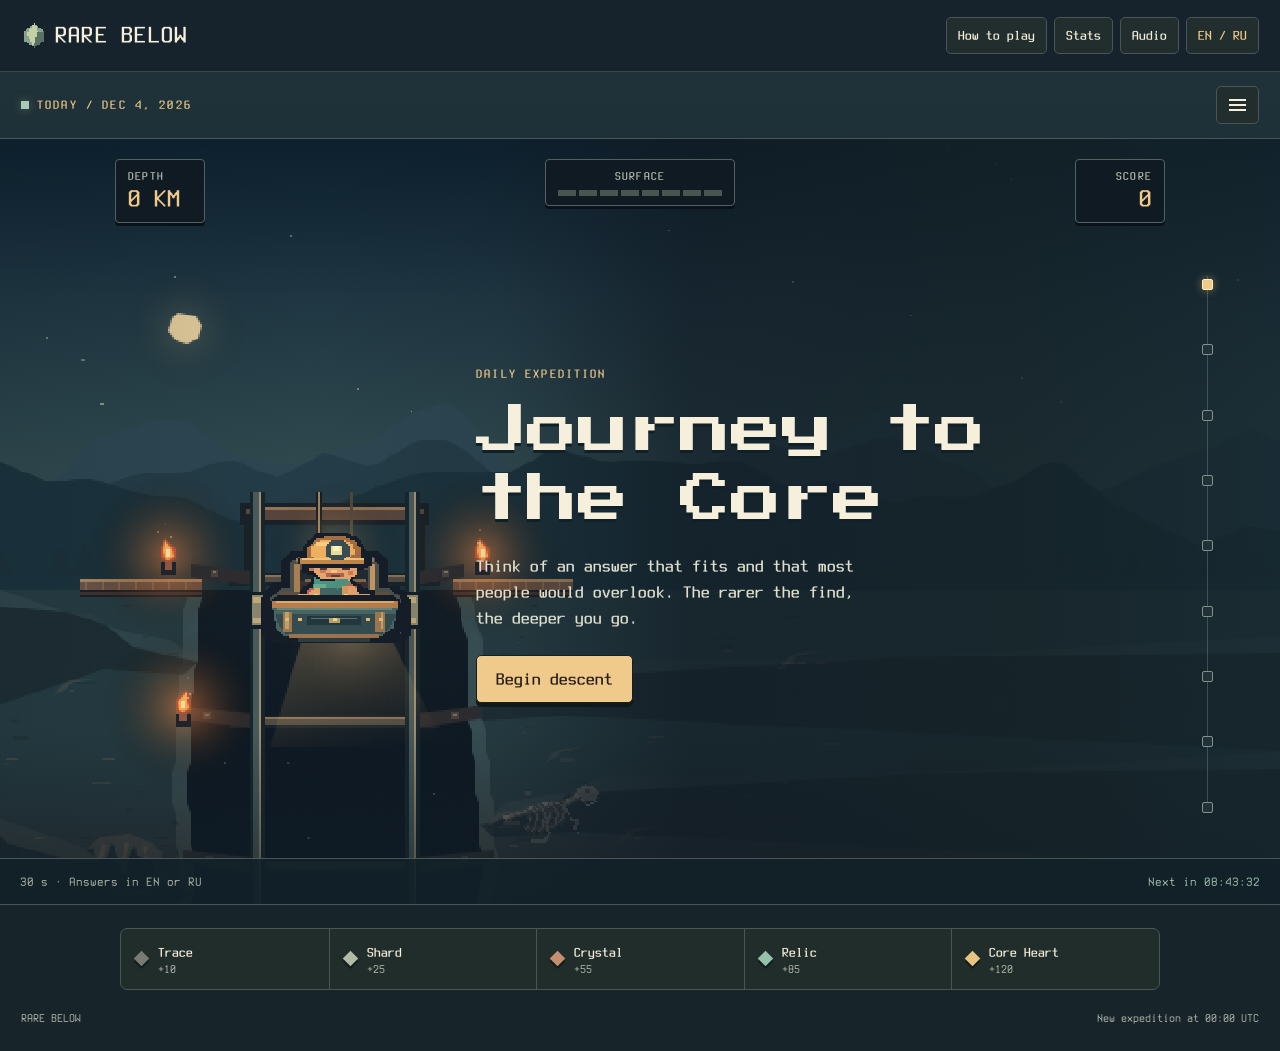
<file: index.html>
<!doctype html>
<html lang="en">
<head>
<meta charset="utf-8">
<meta name="viewport" content="width=device-width, initial-scale=1">
<meta name="theme-color" content="#192323">
<meta name="description" content="A daily open-answer quiz. Find the facts that others overlook. Play in English or Russian.">
<title>Rare Below</title>
<link rel="icon" href="art/mark.png">
<link rel="stylesheet" href="style.css?v=visible-correction">
<script defer src="catalog-data.js"></script>
<script defer src="question-bank.js?v=full-recap"></script>
<script defer src="everyday-questions.js?v=everyday"></script>
<script defer src="theme-questions.js?v=daily-20261124"></script>
<script defer src="pack-questions.js?v=expedition-scores"></script>
<script defer src="answer-expansions.js?v=catalog-20261128"></script>
<script defer src="open-questions.js?v=expedition-scores"></script>
<script defer src="answer-notes.js?v=expedition-scores"></script>
<script defer src="suggestions.js?v=open-answers-1"></script>
<script defer src="live-client.js?v=open-answers-1"></script>
<script defer src="company.js?v=round-chart"></script>
<script defer src="audio.js?v=expedition-scores"></script>
<script defer src="friends.js?v=round-chart"></script>
<script defer src="mine-scene.js?v=round-reward"></script>
<script defer src="game.js?v=open-answers-1"></script>
</head>
<body>
<header class="top"><div class="shell top-inner">
  <a id="home" class="brand" href="./"><img src="art/mark.png" width="25" height="25" alt=""><span>RARE BELOW</span></a>
  <nav id="nav"><button id="rules" data-text="rules"></button><button id="stats" data-text="stats"></button><button id="sound" data-text="sound" aria-haspopup="dialog"></button><button id="lang" aria-label="Switch language"></button></nav>
</div></header>
<main class="shell">
  <div class="daily-bar">
    <p><span class="live" aria-hidden="true"></span><span id="edition"></span></p>
    <details id="game-menu" class="game-menu">
      <summary id="game-menu-label"><span class="menu-lines" aria-hidden="true"></span><span class="sr-only" data-text="menu"></span><span id="menu-unread" hidden></span></summary>
      <div class="mode-buttons">
        <button id="packs" data-text="pack" aria-haspopup="dialog"></button>
        <button id="company" data-text="company" aria-haspopup="dialog"></button>
        <button id="endless" data-text="endless" aria-haspopup="dialog"></button>
        <button id="duel" data-text="duel" aria-haspopup="dialog"></button>
        <button id="friends" aria-haspopup="dialog"><span data-text="friends"></span><span id="friend-unread" hidden></span></button>
        <button id="archive" data-text="archive" aria-haspopup="dialog"></button>
      </div>
    </details>
  </div>
  <section class="machine" id="machine">
    <div class="world" aria-hidden="true">
      <canvas id="mine-scene"></canvas>
      <div class="world-shade"></div>
    </div>
    <div class="mission-hud">
      <div class="readout"><span data-text="depth"></span><strong id="depth" aria-live="polite"></strong></div>
      <div class="readout hud-progress"><span id="hud-step"></span><div class="progress" id="progress" aria-hidden="true"></div></div>
      <div class="readout hud-score"><span data-text="scoreLabel"></span><strong id="hud-score"></strong><div class="hud-duel-score" id="hud-duel-score" hidden><span data-text="friendSeat"></span> <b id="hud-rival"></b></div></div>
    </div>
    <div class="depth-map" id="depth-map"></div>
    <div id="stage"></div>
    <div class="machine-footer"><span id="footer-mode"></span><span id="countdown"></span></div>
  </section>
  <section class="levels" id="levels"></section>
</main>
<footer class="bottom shell"><span>RARE BELOW</span><span data-text="reset"></span></footer>
<dialog id="modal" aria-labelledby="modal-title"><div class="dialog-head"><h2 id="modal-title"></h2><form method="dialog"><button id="close" aria-label="Close dialog">×</button></form></div><div id="modal-content"></div></dialog>
<dialog id="duel-modal" aria-labelledby="duel-title">
  <div class="dialog-head"><h2 id="duel-title" data-text="live"></h2><button id="duel-close" type="button" aria-label="Close dialog">×</button></div>
  <div id="duel-body"></div>
</dialog>
<template id="intro">
  <div class="intro">
    <div class="intro-content">
      <p class="label" data-text="daily"></p>
      <h1 id="topic" data-text="hero"></h1>
      <p id="pitch" data-text="pitch"></p>
      <p id="challenge" class="challenge" data-text="challenge" hidden></p>
      <div class="actions"><button id="start" class="primary"></button><button id="invite" class="quiet" data-text="invite" hidden></button></div><p id="lobby-status" role="status"></p>
    </div>
  </div>
</template>
<template id="question">
  <section class="round">
    <p class="category label" id="category"></p>
    <h1 id="prompt"></h1>
    <div class="answer-slot">
      <form id="answer-form">
        <label class="sr-only" for="answer" data-text="answerLabel"></label>
        <input id="answer" maxlength="100" autocomplete="off" required>
        <button class="primary" data-text="submit"></button>
        <div class="answer-timer" id="answer-timer" role="timer">
          <span class="timer-track" aria-hidden="true"></span>
          <span class="timer-readout"><span class="sr-only" data-text="remaining"></span><span id="timer"></span><span class="timer-unit" data-text="secondUnit" aria-hidden="true"></span></span>
        </div>
      </form>
      <p id="verdict" role="status" hidden></p>
    </div>
    <div class="answer-suggestions" id="suggestions" role="group" hidden></div>
    <div class="actions question-actions"><button class="quiet" id="skip" data-text="skip"></button><button class="quiet" id="finish-endless" data-text="stopRun" hidden></button><span id="check-status" role="status"></span><a class="direct-duel" id="match-direct" data-text="directDuel" target="_blank" rel="noopener noreferrer" hidden></a></div>
    <div id="feedback" hidden><p id="answer-note" class="answer-note" hidden></p><p id="rival-verdict" class="rival-answer" hidden></p><p id="sample"></p><p class="arrival" id="arrival"></p><div id="company-board" hidden></div><button class="primary" id="next"></button></div>
  </section>
</template>
<template id="results">
  <section class="round results">
    <p class="label" id="finished-topic"></p>
    <h1 data-text="finished"></h1>
    <p class="score" id="total"></p>
    <p id="badge" class="challenge"></p>
    <p id="comparison" role="status" hidden></p><button class="quiet" id="refresh-duel" data-text="refresh" hidden></button>
    <div id="company-results" hidden></div>
    <section id="score-chart" aria-labelledby="score-chart-title" hidden>
      <div class="score-chart-heading"><h2 id="score-chart-title" data-text="scoreChart"></h2><strong id="score-self"></strong></div>
      <p id="score-peers" role="status"></p>
      <div id="score-plot" hidden>
        <div class="score-plot-graph"><div id="score-bars"></div><div id="score-marker" aria-hidden="true"></div></div>
        <div id="score-axis" aria-hidden="true"></div>
        <p id="score-band" aria-live="polite"></p>
      </div>
    </section>
    <section id="round-review" aria-labelledby="recap-title" hidden><h2 id="recap-title" data-text="recapTitle"></h2><ol id="recap"></ol></section>
    <div class="actions"><button class="primary" id="share" data-text="share"></button><button class="quiet" id="today" data-text="todayButton"></button></div>
    <p id="share-status" role="status"></p>
    <p id="answer-source" class="answer-source" role="status"></p>
  </section>
</template>
<template id="duel-menu">
  <div class="duel-menu">
    <button class="primary" id="duel-create" data-text="createRoom"></button>
    <form class="join-form" id="duel-join">
      <label for="room-code-input" data-text="roomCode"></label>
      <div class="join-controls">
        <input id="room-code-input" autocomplete="off" autocapitalize="characters" spellcheck="false" maxlength="19" required>
        <button class="quiet" data-text="joinCode"></button>
      </div>
    </form>
    <a class="direct-duel" id="duel-direct" data-text="directDuel" target="_blank" rel="noopener noreferrer" hidden></a>
    <p id="duel-menu-notice" role="status"></p>
  </div>
</template>
<template id="live-lobby">
  <section class="live-lobby">
    <p id="live-status" class="challenge" role="status"></p>
    <div class="live-seats" id="live-seats">
      <div><span data-text="yourSeat"></span><strong id="own-ready"></strong></div>
      <div><span data-text="friendSeat"></span><strong id="friend-ready"></strong></div>
    </div>
    <label class="sr-only" for="live-url" data-text="invite"></label>
    <div class="live-url">
      <input id="live-url" readonly inputmode="none">
      <button class="quiet" id="live-copy" data-text="invite"></button>
    </div>
    <p id="live-room-code"><span data-text="roomCode"></span> <code id="current-room-code"></code></p>
    <div class="actions">
      <button class="primary" id="live-ready" data-text="ready"></button>
      <button class="quiet" id="live-retry" data-text="retryLive" hidden></button>
      <button class="quiet" id="live-back" data-text="duelMenu"></button>
      <a class="direct-duel" id="live-direct" data-text="directDuel" target="_blank" rel="noopener noreferrer" hidden></a>
    </div>
    <p id="live-notice" role="status"></p>
  </section>
</template>
<template id="company-menu">
  <div class="company-menu">
    <p data-text="companyIntro"></p>
    <label><span data-text="companyName"></span><input id="company-name" maxlength="24" autocomplete="off"></label>
    <form id="company-create" class="join-form">
      <div class="company-options">
        <label><span data-text="companyTheme"></span><select id="company-pack"></select></label>
        <label><span data-text="companyRoundCount"></span><select id="company-rounds"><option>5</option><option selected>7</option><option>10</option></select></label>
      </div>
      <button class="primary" data-text="createRoom"></button>
    </form>
    <form class="join-form" id="company-join">
      <label for="company-code" data-text="roomCode"></label>
      <div class="join-controls"><input id="company-code" autocomplete="off" autocapitalize="characters" spellcheck="false" maxlength="6" required><button class="quiet" data-text="joinCode"></button></div>
    </form>
    <p id="company-notice" role="status"></p>
  </div>
</template>
<template id="company-lobby">
  <section class="live-lobby">
    <p id="live-status" class="challenge" role="status"></p>
    <p id="company-settings"></p>
    <div id="company-lobby-roster"></div>
    <div class="live-url">
      <input id="live-url" readonly inputmode="none">
      <button class="quiet" id="live-copy" data-text="invite"></button>
    </div>
    <p id="live-room-code"><span data-text="roomCode"></span> <code id="current-room-code"></code></p>
    <form id="company-rename" class="join-form">
      <label for="company-lobby-name" data-text="companyName"></label>
      <div class="join-controls"><input id="company-lobby-name" maxlength="24" autocomplete="off"><button class="quiet" data-text="companySaveName"></button></div>
    </form>
    <div class="actions">
      <button class="primary" id="company-start" data-text="companyStart" hidden></button>
      <button class="quiet" id="live-retry" data-text="retryLive" hidden></button>
      <button class="quiet" id="company-back" data-text="company"></button>
      <a class="direct-duel" id="live-direct" data-text="directCompany" target="_blank" rel="noopener noreferrer" hidden></a>
    </div>
    <p id="live-notice" role="status"></p>
  </section>
</template>
</body>
</html>
</file>
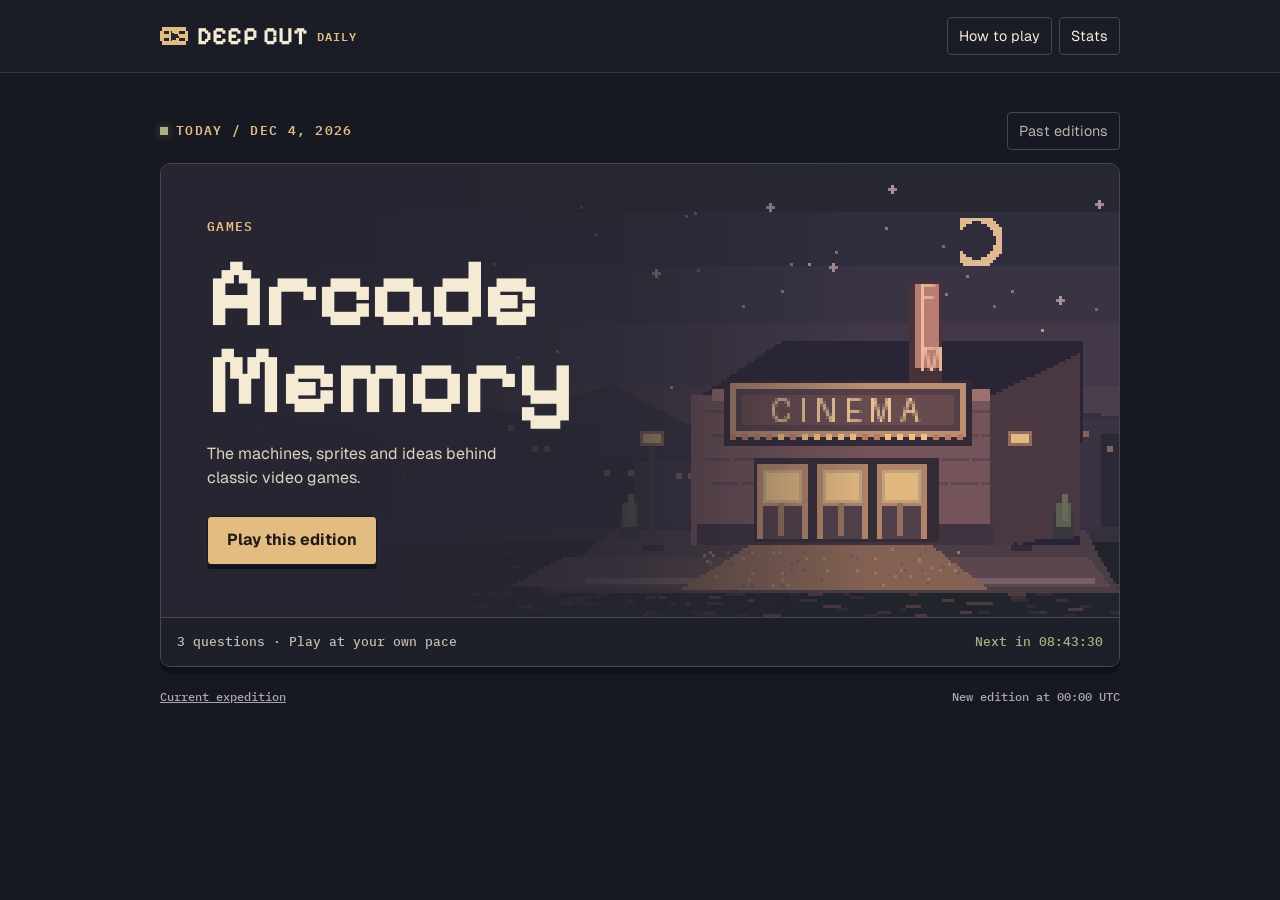
<file: classic/index.html>
<!doctype html>
<html lang="en">
<head>
<meta charset="utf-8">
<meta name="viewport" content="width=device-width, initial-scale=1">
<meta name="theme-color" content="#171922">
<meta name="description" content="One topic. Three answers. A daily pop culture quiz.">
<title>Deep Cut Daily</title>
<link rel="icon" href="art/mark.png">
<link rel="preconnect" href="https://fonts.googleapis.com">
<link rel="preconnect" href="https://fonts.gstatic.com" crossorigin>
<link href="https://fonts.googleapis.com/css2?family=Geist:wght@400;500;600;700&family=IBM+Plex+Mono:wght@400;500;600&family=Pixelify+Sans:wght@500;600;700&display=swap" rel="stylesheet">
<link rel="stylesheet" href="style.css">
<script defer src="episodes.js"></script>
<script defer src="game.js"></script>
</head>
<body>
<header class="top">
  <div class="shell top-inner">
    <a id="home" class="brand" href="./"><img src="art/mark.png" width="28" height="28" alt=""> DEEP CUT<span>DAILY</span></a>
    <nav aria-label="Game menu"><button id="rules">How to play</button><button id="stats">Stats</button></nav>
  </div>
</header>
<main class="shell">
  <div class="daily-bar"><p><span class="live" aria-hidden="true"></span><span id="edition"></span></p><button id="archive">Past editions</button></div>
  <section class="machine" aria-label="Daily quiz"><div id="stage"></div>
    <div class="machine-footer"><span id="footer-mode">3 questions · Play at your own pace</span><span id="countdown"></span></div>
  </section>
</main>
<footer class="bottom shell"><a href="../">Current expedition</a><span>New edition at 00:00 UTC</span></footer>
<dialog id="modal" aria-labelledby="modal-title"><div class="dialog-head"><h2 id="modal-title"></h2><form method="dialog"><button aria-label="Close dialog">×</button></form></div><div id="modal-content"></div></dialog>
<template id="intro">
  <div class="intro">
    <div class="intro-art" aria-hidden="true"></div>
    <div class="intro-content">
      <p class="label" id="category"></p>
      <h1 id="topic"></h1>
      <p id="pitch"></p>
      <p id="challenge" class="challenge" hidden></p>
      <button id="start" class="primary"></button>
    </div>
  </div>
</template>
<template id="question">
  <section class="round">
    <div class="round-meta"><p class="label" id="level"></p><p id="round-score"></p></div>
    <div class="progress" id="progress" aria-hidden="true"><i></i><i></i><i></i></div>
    <h1 id="prompt"></h1>
    <p id="hint-line" role="status" hidden></p>
    <form id="answer-form"><label class="sr-only" for="answer">Your answer</label><input id="answer" maxlength="100" placeholder="Type your answer…" autocomplete="off" required><button class="primary">Submit</button></form>
    <div class="actions" id="question-actions"><button class="quiet" id="hint">Show hint <span>−1 pt</span></button><button class="quiet" id="skip">Skip</button></div>
    <div id="feedback" hidden><p id="verdict" role="status"></p><p id="fact"></p><button class="primary" id="next">Next question</button></div>
  </section>
</template>
<template id="results">
  <section class="round results">
    <p class="label" id="finished-topic"></p>
    <h1>End of the reel.</h1>
    <p class="score" id="total"></p>
    <p id="comparison" hidden></p>
    <ol id="recap"></ol>
    <div class="actions"><button class="primary" id="share">Challenge a friend</button><button class="quiet" id="today">Today’s edition</button></div>
    <p id="share-status" role="status"></p>
  </section>
</template>
</body>
</html>
</file>
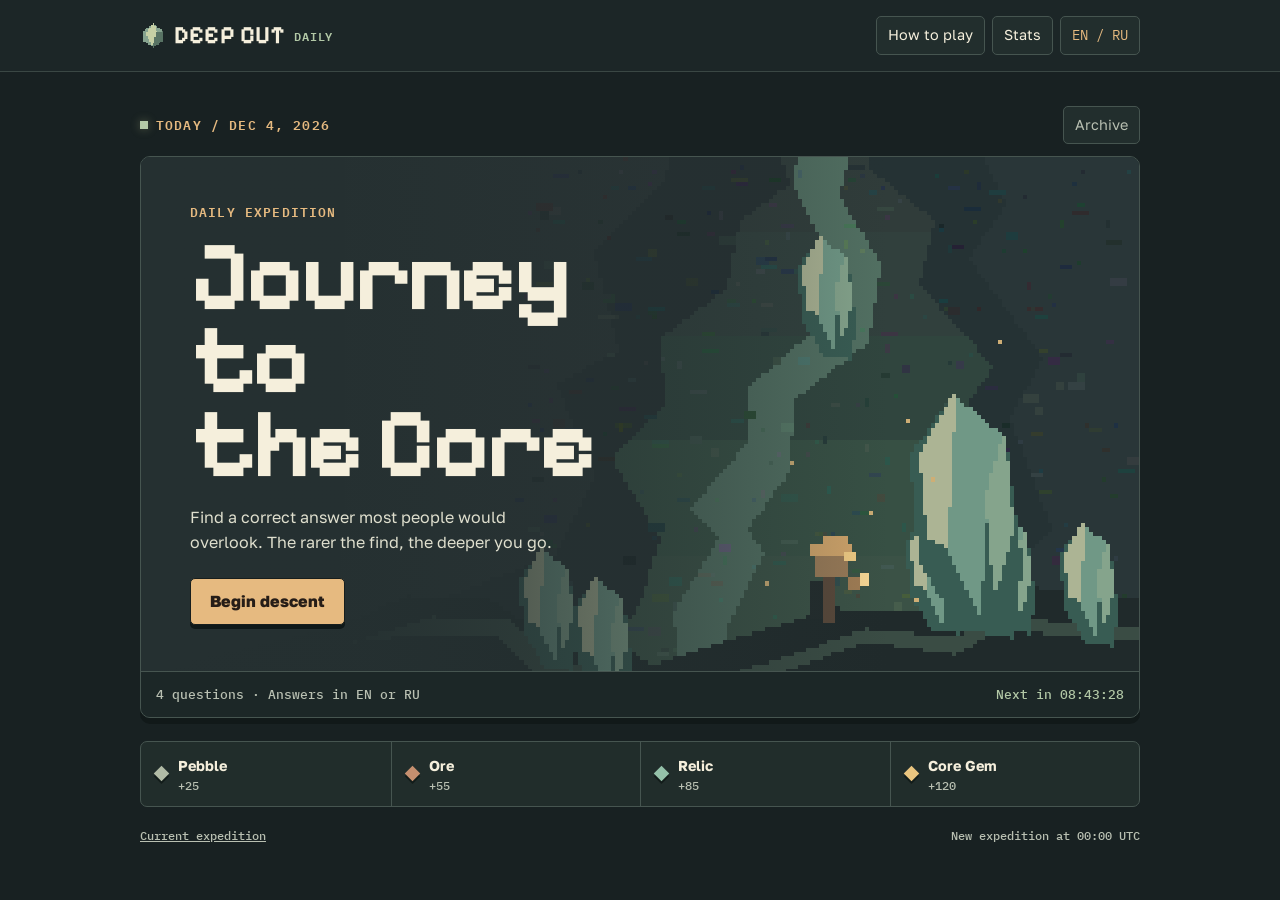
<file: expedition/index.html>
<!doctype html>
<html lang="en">
<head>
<meta charset="utf-8">
<meta name="viewport" content="width=device-width, initial-scale=1">
<meta name="theme-color" content="#192323">
<meta name="description" content="A daily open-answer quiz. Find the facts that others overlook. Play in English or Russian.">
<title>Deep Cut Daily</title>
<link rel="icon" href="art/mark.png">
<link rel="preconnect" href="https://fonts.googleapis.com">
<link rel="preconnect" href="https://fonts.gstatic.com" crossorigin>
<link href="https://fonts.googleapis.com/css2?family=Golos+Text:wght@400;500;600;700;800&family=IBM+Plex+Mono:wght@400;500;600&family=Pixelify+Sans:wght@500;600;700&display=swap" rel="stylesheet">
<link rel="stylesheet" href="style.css">
<script defer src="questions.js"></script>
<script defer src="game.js"></script>
</head>
<body>
<header class="top"><div class="shell top-inner">
  <a id="home" class="brand" href="./"><img src="art/mark.png" width="25" height="25" alt=""><span>DEEP CUT</span><small>DAILY</small></a>
  <nav id="nav"><button id="rules" data-text="rules"></button><button id="stats" data-text="stats"></button><button id="lang" aria-label="Switch language"></button></nav>
</div></header>
<main class="shell">
  <div class="daily-bar"><p><span class="live" aria-hidden="true"></span><span id="edition"></span></p><button id="archive" data-text="archive"></button></div>
  <section class="machine" id="machine"><div id="stage"></div><div class="machine-footer"><span id="footer-mode"></span><span id="countdown"></span></div></section>
  <section class="levels" id="levels"></section>
</main>
<footer class="bottom shell"><a href="../">Current expedition</a><span data-text="reset"></span></footer>
<dialog id="modal" aria-labelledby="modal-title"><div class="dialog-head"><h2 id="modal-title"></h2><form method="dialog"><button id="close" aria-label="Close dialog">×</button></form></div><div id="modal-content"></div></dialog>
<template id="intro">
  <div class="intro">
    <div class="intro-art" aria-hidden="true"></div>
    <div class="intro-content">
      <p class="label" data-text="daily"></p>
      <h1 id="topic" data-text="hero"></h1>
      <p id="pitch" data-text="pitch"></p>
      <p id="challenge" class="challenge" data-text="challenge" hidden></p>
      <button id="start" class="primary"></button>
    </div>
  </div>
</template>
<template id="question">
  <section class="round">
    <div class="round-meta"><p class="label" id="level"></p><p id="round-score"></p></div>
    <div class="progress" id="progress" aria-hidden="true"><i></i><i></i><i></i><i></i></div>
    <p class="category label" id="category"></p>
    <h1 id="prompt"></h1>
    <form id="answer-form"><label class="sr-only" for="answer" data-text="answerLabel"></label><input id="answer" maxlength="100" autocomplete="off" required><button class="primary" data-text="submit"></button></form>
    <button class="quiet" id="skip" data-text="skip"></button>
    <div id="feedback" hidden><p id="verdict" role="status"></p><p id="sample"></p><button class="primary" id="next"></button></div>
  </section>
</template>
<template id="results">
  <section class="round results">
    <p class="label" id="finished-topic"></p>
    <h1 data-text="finished"></h1>
    <p class="score" id="total"></p>
    <p id="badge" class="challenge"></p>
    <p id="comparison" hidden></p>
    <ol id="recap"></ol>
    <div class="actions"><button class="primary" id="share" data-text="share"></button><button class="quiet" id="today" data-text="todayButton"></button></div>
    <p id="share-status" role="status"></p>
  </section>
</template>
</body>
</html>
</file>
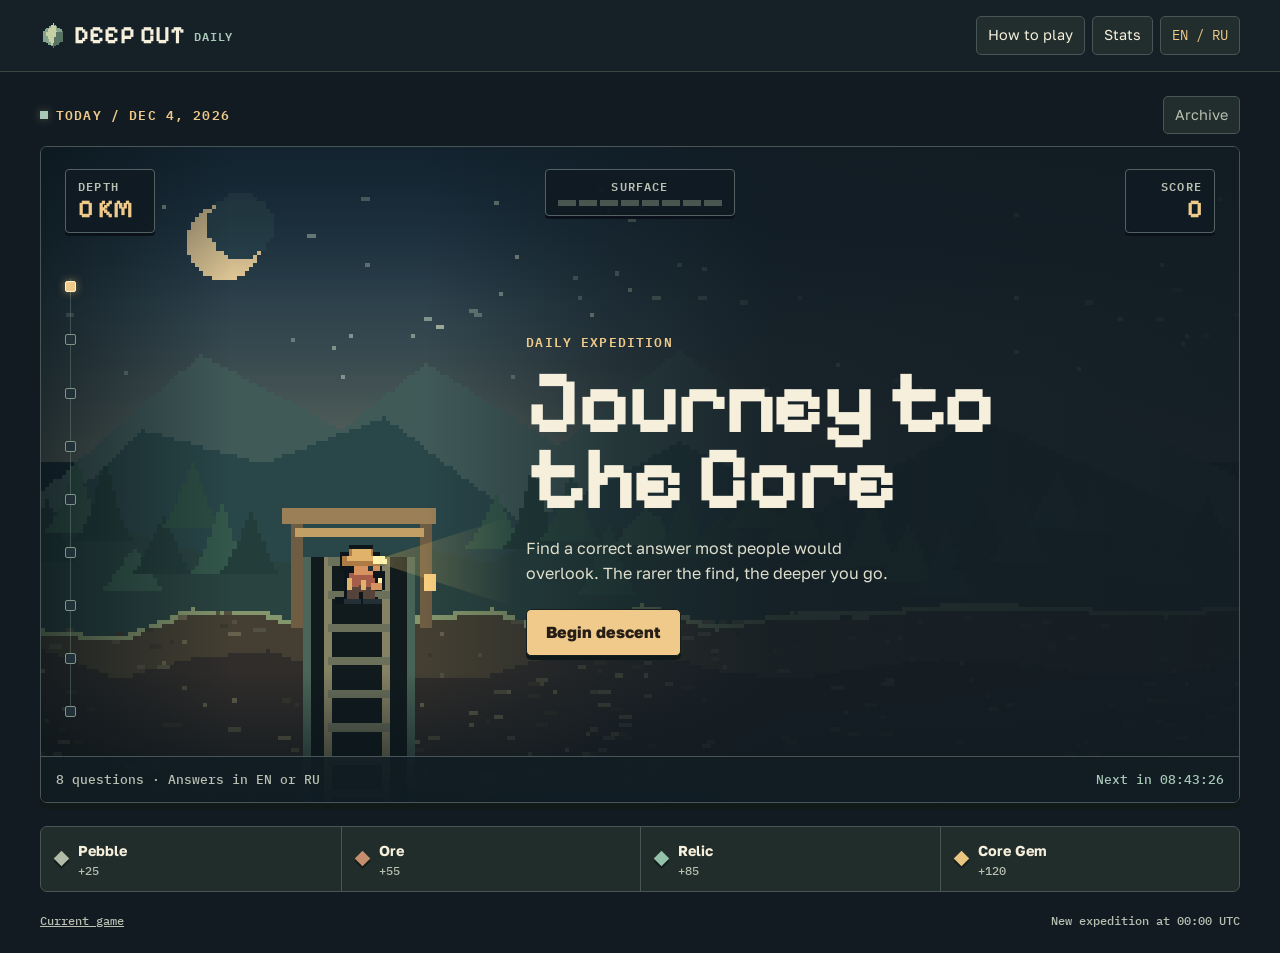
<file: shaft/index.html>
<!doctype html>
<html lang="en">
<head>
<meta charset="utf-8">
<meta name="viewport" content="width=device-width, initial-scale=1">
<meta name="theme-color" content="#192323">
<meta name="description" content="A daily open-answer quiz. Find the facts that others overlook. Play in English or Russian.">
<title>Deep Cut Daily</title>
<link rel="icon" href="art/mark.png">
<link rel="preconnect" href="https://fonts.googleapis.com">
<link rel="preconnect" href="https://fonts.gstatic.com" crossorigin>
<link href="https://fonts.googleapis.com/css2?family=Golos+Text:wght@400;500;600;700;800&family=IBM+Plex+Mono:wght@400;500;600&family=Pixelify+Sans:wght@500;600;700&display=swap" rel="stylesheet">
<link rel="stylesheet" href="style.css">
<script defer src="questions.js"></script>
<script defer src="game.js"></script>
</head>
<body>
<header class="top"><div class="shell top-inner">
  <a id="home" class="brand" href="./"><img src="art/mark.png" width="25" height="25" alt=""><span>DEEP CUT</span><small>DAILY</small></a>
  <nav id="nav"><button id="rules" data-text="rules"></button><button id="stats" data-text="stats"></button><button id="lang" aria-label="Switch language"></button></nav>
</div></header>
<main class="shell">
  <div class="daily-bar"><p><span class="live" aria-hidden="true"></span><span id="edition"></span></p><button id="archive" data-text="archive"></button></div>
  <section class="machine" id="machine">
    <div class="world" aria-hidden="true">
      <div class="world-track" id="world-track"></div>
      <div class="world-shade"></div>
      <div class="miner" id="miner"><img src="art/shaft/miner.png" alt="" width="76" height="76"></div>
    </div>
    <div class="mission-hud">
      <div class="readout"><span data-text="depth"></span><strong id="depth" aria-live="polite"></strong></div>
      <div class="readout hud-progress"><span id="hud-step"></span><div class="progress" id="progress" aria-hidden="true"></div></div>
      <div class="readout hud-score"><span data-text="scoreLabel"></span><strong id="hud-score"></strong></div>
    </div>
    <div class="depth-map" id="depth-map"></div>
    <div id="stage"></div>
    <div class="machine-footer"><span id="footer-mode"></span><span id="countdown"></span></div>
  </section>
  <section class="levels" id="levels"></section>
</main>
<footer class="bottom shell"><a href="../">Current game</a><span data-text="reset"></span></footer>
<dialog id="modal" aria-labelledby="modal-title"><div class="dialog-head"><h2 id="modal-title"></h2><form method="dialog"><button id="close" aria-label="Close dialog">×</button></form></div><div id="modal-content"></div></dialog>
<template id="intro">
  <div class="intro">
    <div class="intro-content">
      <p class="label" data-text="daily"></p>
      <h1 id="topic" data-text="hero"></h1>
      <p id="pitch" data-text="pitch"></p>
      <p id="challenge" class="challenge" data-text="challenge" hidden></p>
      <button id="start" class="primary"></button>
    </div>
  </div>
</template>
<template id="question">
  <section class="round">
    <p class="category label" id="category"></p>
    <h1 id="prompt"></h1>
    <form id="answer-form"><label class="sr-only" for="answer" data-text="answerLabel"></label><input id="answer" maxlength="100" autocomplete="off" required><button class="primary" data-text="submit"></button></form>
    <button class="quiet" id="skip" data-text="skip"></button>
    <div id="feedback" hidden><p id="verdict" role="status"></p><p id="sample"></p><p class="arrival" id="arrival"></p><button class="primary" id="next"></button></div>
  </section>
</template>
<template id="results">
  <section class="round results">
    <p class="label" id="finished-topic"></p>
    <h1 data-text="finished"></h1>
    <p class="score" id="total"></p>
    <p id="badge" class="challenge"></p>
    <p id="comparison" hidden></p>
    <ol id="recap"></ol>
    <div class="actions"><button class="primary" id="share" data-text="share"></button><button class="quiet" id="today" data-text="todayButton"></button></div>
    <p id="share-status" role="status"></p>
    <section class="answer-survey">
      <h2 data-text="answerBoard"></h2>
      <p id="answer-source" role="status"></p>
      <div id="answer-board"></div>
    </section>
  </section>
</template>
</body>
</html>
</file>
<file: style.css>
@font-face{font-family:"Terminus";src:url("fonts/terminus.ttf") format("truetype");font-style:normal;font-weight:400;font-display:swap}
@font-face{font-family:"Terminus";src:url("fonts/terminus-bold.ttf") format("truetype");font-style:normal;font-weight:600 900;font-display:swap}
/* Direct duel pages also load this asset from the public game. */
@font-face{font-family:"Press Start 2P";src:url("https://evsmyslov.github.io/deep-cut-daily/fonts/press-start-2p.ttf") format("truetype"),url("fonts/press-start-2p.ttf") format("truetype");font-style:normal;font-weight:400;font-display:swap}
:root{color-scheme:dark;--bg:#182122;--panel:#243030;--ink:#f5efdc;--muted:#b9c0b2;--accent:#e6ba80;--edge:#465550;--green:#b2c8a6;--pixel:"Terminus",monospace;--display:"Press Start 2P",var(--pixel);--mono:var(--pixel);--sans:var(--pixel)}
*{box-sizing:border-box}
body{background:var(--bg);color:var(--ink);margin:0;font:600 1.125rem/1.45 var(--sans)}
code{font-family:var(--mono)}
button,input,textarea{font:inherit}
button{cursor:pointer;color:inherit}
a{color:inherit}
[hidden]{display:none!important}
:focus-visible{outline:3px solid var(--accent);outline-offset:4px}
.shell{width:min(1000px,calc(100% - 48px));margin-inline:auto}
.top{border-bottom:1px solid #3a4744;background:#1c2627}
.top-inner,.daily-bar,.bottom,.machine-footer,.round-meta,.dialog-head{display:flex;justify-content:space-between;align-items:center;gap:12px}
.top-inner{min-height:71px}
.brand{display:flex;align-items:center;gap:9px;text-decoration:none;font:700 1.55rem/1 var(--pixel);letter-spacing:.01em;white-space:nowrap}
.brand img{image-rendering:pixelated}
.brand small{color:var(--green);font:600 .75rem/1 var(--mono);letter-spacing:.07em}
nav{display:flex;gap:7px}
nav button,.daily-bar button,.quiet,.dialog-head button,.archive-item{background:#222e2d;border:1px solid var(--edge);padding:7px 11px;border-radius:5px;font-size:.9rem}
nav button:hover,.daily-bar button:hover,.quiet:hover,.archive-item:hover{background:#384a43}
#lang{color:var(--accent);font-family:var(--mono);white-space:nowrap}
main{padding-top:34px}
.daily-bar{margin-bottom:12px}
.daily-bar p,.label{display:flex;align-items:center;gap:8px;font:600 .8rem/1.5 var(--mono);letter-spacing:.09em;text-transform:uppercase;margin:0;color:var(--accent)}
.live{width:8px;height:8px;background:var(--green);box-shadow:0 0 10px #bdc48760;flex:none}
.daily-bar button{color:var(--muted)}
.machine{background:var(--panel);border:1px solid var(--edge);border-radius:10px;overflow:hidden;box-shadow:0 6px 0 #111919}
.intro{min-height:430px;position:relative;display:grid;align-items:center;isolation:isolate;background:#253031}
.intro-content{padding:46px 49px;max-width:590px}
.intro h1{font:700 clamp(3.5rem,7.7vw,6.5rem)/.85 var(--pixel);letter-spacing:-.04em;margin:12px 0 19px;white-space:pre-line}
.intro #pitch{max-width:390px;color:#dfdfce;margin:0 0 24px}
.challenge{color:var(--green);font-size:.94rem}
.primary{border:1px solid #171e1d;border-radius:5px;background:var(--accent);color:#261d17;box-shadow:0 4px 0 #101919;font-weight:800;padding:10px 19px;min-height:46px}
.primary:hover{background:#f4d19b}
.primary:active{transform:translateY(2px);box-shadow:0 2px 0 #11121a}
.machine-footer{min-height:46px;padding:8px 15px;background:#1c2727;border-top:1px solid var(--edge);color:var(--muted);font:500 .8rem/1.55 var(--mono)}
#countdown{text-align:right;white-space:nowrap;color:var(--green)}
.levels{display:grid;grid-template-columns:repeat(4,1fr);margin-top:23px;border:1px solid var(--edge);border-radius:7px;background:#212d2b}
.tier{display:flex;align-items:center;gap:11px;padding:13px 15px;min-width:0}
.tier+.tier{border-left:1px solid var(--edge)}
.tier i{background:var(--tier);box-shadow:2px 2px #121c1a;width:11px;height:11px;transform:rotate(45deg);flex:none}
.tier span{display:grid}
.tier strong{font-size:.9rem}
.tier small{color:var(--muted);font:500 .75rem var(--mono)}
.bottom{padding-block:20px 24px;color:var(--muted);font:500 .76rem/1.4 var(--mono)}
.round{min-height:430px;padding:33px 40px;max-width:760px;margin:auto}
.round-meta p{margin:0}
#round-score{font:500 .9rem var(--mono);color:var(--green);white-space:nowrap}
.progress{display:flex;gap:6px;margin:14px 0 24px}
.progress i{height:5px;background:#495650;flex:1}
.progress i.active{background:var(--accent)}
.category{color:var(--green);margin-bottom:8px}
.round h1{font-size:clamp(1.48rem,4vw,2.25rem);line-height:1.24;margin:0 0 19px;letter-spacing:-.035em}
.answer-slot{margin-bottom:12px}
#answer-form{display:grid;grid-template-columns:minmax(0,1fr) auto;gap:8px}
input,textarea{width:100%;min-width:0;background:#172022;border:1px solid #718276;border-radius:5px;color:var(--ink);padding:10px 13px}
input::placeholder{color:#b0b9ae}
.actions{display:flex;flex-wrap:wrap;align-items:center;gap:8px}
#sample{color:var(--muted);margin:6px 0 15px}
.results h1{font:700 clamp(2.6rem,6vw,3.6rem)/1 var(--pixel);margin:6px 0 0}
.score{margin:8px 0;color:var(--accent);font:700 1.65rem var(--mono)}
#badge{margin:2px 0 8px;font-weight:700}
#recap{padding:0;list-style:none;margin:12px 0 18px}
#recap li{border-top:1px solid var(--edge);padding:5px 0;display:flex;gap:12px;justify-content:space-between;overflow-wrap:anywhere}
#recap strong{white-space:nowrap}
#share-status:empty{display:none}
dialog{color:var(--ink);background:var(--panel);border:1px solid var(--edge);border-radius:8px;width:min(480px,calc(100% - 30px));padding:20px;max-height:90dvh}
dialog::backdrop{background:#101718b0}
.dialog-head h2{margin:0}
.dialog-head button{font-size:1.25rem;line-height:1}
.stat-grid,.archive-list{display:grid;gap:8px}
.stat-grid{grid-template-columns:repeat(3,minmax(0,1fr));padding:12px 0;text-align:center}
.stat-grid div{display:grid;padding:7px;background:#354640;border-radius:4px;color:var(--muted);font-size:.82rem;overflow-wrap:anywhere}
.stat-grid strong{color:var(--accent);font:600 1.45rem var(--mono)}
.archive-item{text-align:left;display:flex;justify-content:space-between;gap:8px}
.archive-item time{color:var(--muted);white-space:nowrap}
.classic-link{display:inline-block;margin-top:13px}
.sr-only{position:absolute;width:1px;height:1px;overflow:hidden;clip-path:inset(50%)}
@media(max-width:630px){
 .shell{width:calc(100% - 28px)}
 .top-inner{min-height:60px;gap:5px}
 .brand{font-size:1.22rem;gap:4px}.brand img{width:20px;height:20px}.brand small{display:none}
 nav{gap:4px}nav button,.daily-bar button{padding:6px 7px;font-size:.78rem}
 main{padding-top:22px}
 .daily-bar p{font-size:.7rem;letter-spacing:.02em}
 .intro{min-height:410px;align-items:start}
 .intro-content{padding:31px 20px}.intro h1{font-size:clamp(2.95rem,11vw,4.65rem)}
 .machine-footer{padding-inline:10px;font-size:.7rem}
 .round{min-height:410px;padding:22px 16px}
 .levels{grid-template-columns:1fr 1fr;margin-top:17px}
 .tier{padding:9px 12px}.tier:nth-child(3){border-left:0}.tier:nth-child(n+3){border-top:1px solid var(--edge)}
}
@media(max-width:365px){.brand img{display:none}nav button{padding-inline:5px}}

/* The mine scene and instruments stay mounted while question content changes. */
:root{--bg:#121b22;--panel:#1c282f;--edge:#485658;--accent:#f0ca8b;--green:#a9c8b7}
.shell{width:min(1200px,calc(100% - 48px))}
.top{background:#162027}
main{padding-top:24px}
.machine{position:relative;isolation:isolate;min-height:clamp(570px,73svh,810px);display:grid;grid-template-rows:auto 1fr auto;border-radius:7px}
.world,.world-shade,#mine-scene{position:absolute;inset:0;pointer-events:none}
.world{z-index:-1;overflow:hidden;background:#19242a}
#mine-scene{display:block;width:100%;height:100%;image-rendering:pixelated}
.world-shade{background:linear-gradient(90deg,#0a141926 0%,transparent 14%,transparent 32%,#101b2270 47%,#111b22c9 63%,#111b22ed 100%),linear-gradient(180deg,#0a141b69,transparent 24%,transparent 77%,#09141b9e)}
.mission-hud{display:grid;grid-template-columns:1fr minmax(105px,190px) 1fr;gap:12px;align-items:start;padding:22px 24px 0;color:var(--muted);font:600 .73rem/1.25 var(--mono);letter-spacing:.1em;text-transform:uppercase}
.readout{display:grid;justify-self:start;background:#101a23e8;min-width:90px;padding:9px 12px;border:1px solid #526262;border-radius:4px;box-shadow:0 3px #0a111a}
.readout strong{color:var(--accent);font:700 1.6rem/1.15 var(--pixel);letter-spacing:0;white-space:nowrap}
.hud-score{justify-self:end;text-align:right}.hud-progress{justify-self:stretch;text-align:center;min-width:0}
.hud-duel-score{margin-top:5px;padding-top:5px;border-top:1px solid var(--edge);color:var(--green);white-space:nowrap}
.hud-duel-score b{font-size:1.14em;color:var(--ink)}
.hud-progress .progress{margin:6px 0 0;gap:3px}.hud-progress .progress i{height:6px;min-width:0}
.hud-progress .progress i.active{background:var(--green)}
.depth-map{position:absolute;top:113px;bottom:64px;left:24px;display:grid;grid-template-rows:repeat(9,1fr);align-items:center;width:20px}
.depth-map::before{content:"";position:absolute;inset:4% auto 5% 5px;width:1px;background:#7c9a905e}
.depth-map span{width:11px;height:11px;position:relative;border-radius:2px;background:#223137;border:1px solid #809389}
.depth-map span.active{background:var(--accent);border-color:#fff0c1;box-shadow:0 0 9px #f2c17883}
.depth-map span.reached{background:var(--green)}
#stage{align-self:center;padding-left:38%;min-width:0}
.intro{background:none;min-height:0;display:block;isolation:auto}
.intro-content,.round{padding:28px 30px;max-width:660px;margin:0;min-height:0}
.intro h1{font-size:clamp(3.1rem,7vw,6rem)}
.round h1{font-size:clamp(1.5rem,3.2vw,2.6rem)}
.round:has(.answer-survey){padding-block:25px}
.machine-footer{background:#111d24d9}
.arrival{font:600 .85rem var(--mono);margin:0 0 18px;color:var(--green)}
#recap{display:grid;grid-template-columns:1fr 1fr;column-gap:13px;font-size:.87rem}
.answer-survey{border-top:1px solid var(--edge);padding-top:12px;margin-top:18px}
.answer-survey h2{font-size:1.13rem;margin:0}
.answer-survey p{font-size:.86rem;color:var(--muted);margin:3px 0 9px}
.answer-survey details{border-top:1px solid var(--edge);padding:5px 0;font-size:.86rem}
.answer-survey summary{cursor:pointer;font-weight:600}
.answer-survey ul{margin:4px 0 7px;padding-left:19px}
.answer-survey li{padding:2px 0}
.answer-survey small{color:var(--green)}
@media(max-width:730px){
  .machine{min-height:680px}
  .world{bottom:auto;height:265px}
  .world-shade{background:linear-gradient(180deg,#0d18219c,transparent 38%,#19262d 99%)}
  .depth-map{top:72px;bottom:auto;height:157px;left:11px}
  .mission-hud{padding:11px 10px 0;gap:6px}
  .readout{min-width:64px;padding:5px 7px;font-size:.61rem}
  .readout strong{font-size:1.24rem}
  #stage{align-self:start;padding:175px 0 0;background:linear-gradient(180deg,transparent 0,transparent 120px,#19262d 190px,#19262d 100%)}
  .intro-content,.round{padding:20px 16px 24px}
  .intro h1{font-size:clamp(3rem,11vw,4.4rem)}
  #recap{grid-template-columns:1fr}
}

/* Edge-to-edge mine, with the controls aligned to a centered play column. */
body{background:#172429}
body::before{content:"";position:fixed;inset:0;z-index:-2;background:linear-gradient(180deg,#20333a,#18262b)}
body .top-inner,.daily-bar,.bottom{width:min(1280px,calc(100% - 42px));margin-inline:auto}
.top{background:#16232c}
main.shell{width:100%;padding-top:14px}
.daily-bar{margin-bottom:14px}
.mode-buttons{display:flex;flex-wrap:wrap;justify-content:flex-end;gap:6px}
.mode-buttons button{color:#e4e6d7}
.machine{border-inline:0;border-radius:0;box-shadow:none;min-height:max(610px,calc(100svh - 133px))}
.world-shade{background:linear-gradient(90deg,#0c1b211e,transparent 25%,#111b2216 39%,#101a23a3 54%,#132025c2 79%,#14232bac),linear-gradient(180deg,#07141a52,transparent 21%,transparent 77%,#111f27a8)}
.mission-hud{width:min(1050px,88%);justify-self:center;padding:20px 0 0}
.depth-map{left:auto;right:max(12px,4.5vw)}
#stage{justify-self:center;width:min(1130px,96%);padding:0 4% 0 29%}
@media(min-width:731px){
 #stage:has(.question-actions){align-self:start;padding-top:clamp(28px,calc(20svh - 76px),115px)}
}
.intro-content,.round{max-width:640px}
.round h1{margin-block:10px 24px;max-width:600px;text-shadow:0 3px 0 #111c20}
.round #prompt{padding:16px 18px;background:#0d1b21db;border:1px solid #9aabaa5e;border-left:3px solid var(--accent);font:400 clamp(.94rem,1.8vw,1.4rem)/1.65 var(--display);overflow-wrap:anywhere}
#answer-form input{font-size:1.04rem;border-color:#899e97;background:#111f26e8}
#answer-form .primary{font:400 .75rem/1.3 var(--display)}
.answer-timer{--timer-ink:#e8bd83;grid-column:1/-1;display:grid;grid-template-columns:minmax(0,1fr) auto;align-items:center;gap:9px;color:var(--timer-ink);font:700 .87rem/1 var(--pixel)}
.answer-timer.urgent{--timer-ink:#ffad91}
.timer-track{height:4px;background:#b9cab033;border-radius:2px;overflow:hidden}
.timer-track::before{content:"";display:block;height:100%;background:var(--timer-ink);transform:scaleX(var(--time-left,1));transform-origin:left;transition:transform .14s linear,background-color .15s}
.timer-readout{text-align:right;min-width:4ch;white-space:nowrap}
.timer-unit{margin-inline-start:.18em}
#check-status,#lobby-status{font-size:.85rem;color:#dfd4b5}
.machine-footer{padding-inline:max(14px,calc((100vw - 1240px)/2));background:#122028df}
.levels{width:min(1040px,calc(100% - 36px));margin-inline:auto}
#recap{max-height:205px;overflow:auto}
@media(max-width:730px){
 body .top-inner,.daily-bar,.bottom{width:calc(100% - 22px)}
 .daily-bar{align-items:start;gap:3px}
 .daily-bar p{margin-top:8px}
 .mode-buttons{gap:3px}
 .mode-buttons button{padding:5px 7px}
 .machine{min-height:max(620px,calc(100svh - 120px))}
 .world{height:245px}
 .world-shade{background:linear-gradient(180deg,#121e271f,transparent 22%,#19262d 100%)}
 .mission-hud{width:100%;padding-inline:12px}
 .depth-map{right:9px}
 #stage{width:100%;padding:151px 0 0}
 .round #prompt{padding:12px;margin-bottom:15px}
 #answer-form{column-gap:6px}
 #answer-form input{padding-inline:7px}
 #answer-form button{padding-inline:8px}
}

/* Keep the geology at a fixed scale while players expand the recap. */
.machine:has(.results) {
  height: max(610px, calc(100svh - 133px));
  grid-template-rows: auto minmax(0, 1fr) auto;
}
#stage:has(.results) {
  min-height: 0;
  align-self: stretch;
  overflow-y: auto;
  overscroll-behavior-y: contain;
  scrollbar-gutter: stable;
}
#stage:has(.results) #recap { max-height: none; overflow: visible; }
.levels { grid-template-columns: repeat(5, minmax(0, 1fr)); }
@media (max-width: 730px) {
  .machine:has(.results) { height: max(620px, calc(100svh - 120px)); }
}
@media (max-width: 630px) {
  .levels { grid-template-columns: repeat(2, minmax(0, 1fr)); }
  .tier:nth-child(5) { border-left: 0; }
}

.intro h1 {
  line-height:1;
  letter-spacing:-.025em;
  text-shadow:0 3px 0 #102028;
}
.intro h1{font-size:clamp(3rem,6.8vw,5.6rem)}
.round h1{letter-spacing:0}
#duel-modal{width:min(500px,calc(100% - 24px));background:#15242b;border:1px solid #829a89;box-shadow:0 6px 0 #0c1418,0 14px 44px #070f14bb}
#duel-modal::backdrop{background:#0d1518a6}
#duel-modal .dialog-head{padding-bottom:12px;border-bottom:1px solid var(--edge)}
#duel-modal .dialog-head h2{font-size:clamp(1.35rem,5vw,1.75rem);line-height:1.1}
.duel-menu,.live-lobby{margin-top:14px}
.duel-menu>.primary{width:100%}
#duel-menu-notice,#live-notice{margin:12px 0 0;color:var(--accent);font-size:1rem}
#duel-menu-notice:empty,#live-notice:empty,#live-status:empty{display:none}
.join-form{display:grid;gap:5px;margin-top:16px}
.join-controls{display:grid;grid-template-columns:minmax(0,1fr) auto;gap:8px}
.join-controls input{min-width:0;width:100%}
.live-seats,.live-url{display:grid;gap:8px;margin:14px 0;grid-template-columns:1fr 1fr}
.live-seats>div{background:#15232adb;border:1px solid #6a807087;padding:9px 12px;border-radius:5px;min-width:0}
.live-seats span,.live-seats strong{display:block}
.live-seats span{color:var(--muted);font-size:.9rem}
.live-seats strong{font-size:1rem;color:var(--green)}
.live-url{grid-template-columns:minmax(0,1fr) auto}
.live-url input{min-width:0;font:500 .8rem var(--mono)}
#live-ready:disabled{opacity:.65}
#live-status:has(+ [hidden]):not(:empty){color:var(--accent);font-size:2rem}
#check-status{font-size:1rem;color:#ffe0a5}
.answer-suggestions{display:flex;gap:6px;flex-wrap:wrap;align-items:center;margin:0 0 13px;color:#e9d5a2;font-size:.87rem}
.answer-suggestions button{text-align:left;min-height:34px;max-width:100%;overflow-wrap:anywhere;border-color:#8d8063;background:#23282b}
.answer-suggestions [role="status"]{color:var(--green)}
#recap li{display:block;min-width:0;padding:0;border:0}
#recap > li:has(details[open]){grid-column:1/-1}
#recap details{margin-bottom:6px;border:1px solid #48605d;background:#142128cc;border-radius:5px}
#recap details[open]{border-color:#a19472}
#recap summary{list-style:none;cursor:pointer;display:flex;justify-content:space-between;gap:8px;padding:8px 10px;align-items:flex-start}
#recap summary::-webkit-details-marker{display:none}
#recap summary:hover,#recap summary:focus-visible{background:#344646}
#recap summary span{overflow-wrap:anywhere}
#recap summary strong{color:var(--accent)}
.recap-question{display:block;margin-bottom:3px;color:var(--muted);font-size:.76rem;line-height:1.25}
.recap-detail{padding:9px 10px;border-top:1px solid #48605d}
.recap-detail p{margin:0 0 5px;font-weight:600}
.recap-detail small,.answer-source{color:var(--muted)}
.recap-search{display:block;margin:5px 0 8px;background:#112027}
.recap-pages{display:flex;flex-wrap:wrap;justify-content:space-between;gap:6px;margin-top:9px}
.recap-detail ul{margin:4px 0 0;padding-left:17px;max-height:min(42svh,340px);overflow:auto}
.rival-answer{color:var(--green);margin:8px 0}
#recap .recap-detail li{padding:2px 0;display:list-item}
.answer-source{font-size:.85rem}
@media(max-width:730px){
  .intro h1{font-size:clamp(2.7rem,10vw,4.3rem)}
  nav button,.daily-bar button,.live-url button{font-size:.9rem}
}
#live-room-code{color:var(--muted);font-size:.86rem;margin:0 0 13px}
#live-room-code code{color:var(--accent);font-size:.9rem;user-select:all}
.direct-duel{display:inline-flex;align-items:center;min-height:34px;color:var(--green);font-size:.94rem;text-underline-offset:3px}
.direct-duel:hover{color:var(--accent)}
.duel-menu>.direct-duel{margin-top:8px}
.mode-picker{display:grid;gap:8px;margin-top:13px}
.mode-picker button{text-align:left;font-size:1.125rem;font-weight:700}
.mode-picker small{display:block;font-size:.9rem;color:var(--muted);margin-top:3px;font-weight:400}
.audio-options{display:grid;gap:12px;margin-block:15px 5px}
.audio-channel{display:grid;grid-template-columns:minmax(0,1fr) 5ch;align-items:center;gap:5px 10px}
.audio-channel label{display:flex;grid-column:1/-1;align-items:center;gap:9px;min-height:30px}
.audio-channel input{accent-color:var(--accent);cursor:pointer}
.audio-channel input[type="checkbox"]{width:18px;height:18px;margin:0}
.audio-channel input[type="range"]{height:28px;padding:0;margin:0;border:0;background:transparent}
.audio-channel output{color:var(--accent);text-align:right}
#friend-unread{display:inline-block;min-width:1.4em;text-align:center;margin-left:.4em;border-radius:2px;background:var(--accent);color:#182122}
#modal-content section > label{display:grid;gap:5px}
#modal-content section > small{display:block;color:var(--muted);margin-top:6px}
.friend-rows{list-style:none;padding:0;display:grid;gap:6px}
.friend-rows li{display:flex;align-items:center;flex-wrap:wrap;gap:5px}
.friend-identity{flex:1 0 88px;min-width:0;display:grid;gap:2px;overflow-wrap:anywhere}
.friend-identity strong{color:var(--ink);font-size:1rem;line-height:1.2}
.friend-identity code{color:var(--accent)}
.friend-identity strong+code{color:var(--muted);font-size:.78rem}
.friend-name-editor{width:100%;margin:3px 0 8px;padding:10px;background:#152129;border:1px solid var(--edge);border-radius:4px}
.friend-name-editor label{display:block;margin-bottom:6px}
.friend-name-controls{display:flex;flex-wrap:wrap;gap:5px}
.friend-name-controls input{flex:1 1 12ch;min-width:min(100%,12ch)}
.friend-name-editor small{display:block;margin-top:6px;color:var(--muted)}
.friend-invites{border-top:1px solid var(--edge);margin-top:14px}
#friends-status{color:var(--accent);margin-bottom:0}
#friends-status:empty{display:none}
@media(max-width:420px){
  #duel-modal{padding:14px}
  .live-url{grid-template-columns:minmax(0,1fr)}
  .daily-bar{align-items:flex-start;flex-direction:column;gap:6px}
  .mode-buttons{flex-wrap:wrap}
  .top-inner{gap:5px}
  .top nav{flex-wrap:wrap;justify-content:flex-end}
  .top nav button{padding-inline:4px;font-size:.8rem}
}

.daily-bar .game-menu{position:relative;z-index:5}
.game-menu summary{position:relative;display:grid;place-items:center;list-style:none;width:43px;height:38px;background:#222e2d;border:1px solid var(--edge);border-radius:5px;cursor:pointer}
.game-menu summary::-webkit-details-marker{display:none}
.game-menu summary:hover,.game-menu[open] summary{background:#384a43}
.menu-lines{display:block;width:17px;height:2px;background:var(--ink);box-shadow:0 -5px var(--ink),0 5px var(--ink)}
#menu-unread{position:absolute;width:7px;height:7px;right:6px;top:5px;border-radius:50%;background:var(--accent)}
.game-menu .mode-buttons{position:absolute;right:0;top:calc(100% + 6px);width:min(228px,calc(100vw - 42px));display:grid;grid-template-columns:minmax(0,1fr);justify-content:stretch;gap:0;padding:4px;background:#16232b;border:1px solid var(--edge);border-radius:6px;box-shadow:0 10px 24px #0a1019b0}
.game-menu .mode-buttons button{text-align:left;padding:8px 12px;min-height:42px;background:transparent;border:0;border-radius:3px}
.game-menu .mode-buttons button+button{box-shadow:inset 0 1px #a9c8b720}
.game-menu .mode-buttons button:not(:disabled):is(:hover,:focus-visible){background:#303e3d}
.game-menu .mode-buttons button:focus-visible{outline-offset:-2px}
.game-menu .mode-buttons button:disabled{opacity:.55;cursor:default}
.archive-status{color:var(--muted);text-align:right}
.company-menu label,.company-options{display:grid;gap:5px}
.company-options{grid-template-columns:minmax(0,2fr) minmax(0,1fr);gap:8px}
.company-options select{max-width:100%;min-width:0;min-height:36px;padding:7px;background:#162027;color:var(--ink);border:1px solid var(--edge);border-radius:4px;font:inherit}
#company-create>.primary{margin-top:9px}
.company-standings{margin-block:6px 12px;max-height:170px;overflow:auto;padding:0;list-style:none}
.company-standings li{display:grid;grid-template-columns:minmax(0,1fr) auto;gap:3px 8px;padding:5px 7px;border-top:1px solid var(--edge);font-size:.82rem}
.company-standings strong{overflow-wrap:anywhere}
.company-standings li span{color:var(--accent)}
.company-standings li small{grid-column:1/-1;overflow-wrap:anywhere;color:var(--muted)}
.company-standings li .company-unique{color:var(--green)}
#company-board,#company-results{margin-top:7px;background:#101b226e;border-radius:4px}
#company-board h3,#company-results h3{margin:0;padding:6px 7px;font-size:.9rem}
#company-settings{margin:.5rem 0;color:var(--muted);font-size:.8rem}
#company-notice{min-height:1.1em}
@media(max-width:420px){.daily-bar{align-items:center;flex-direction:row}}

#verdict{position:relative;min-height:50px;margin:0;padding:9px 12px;border:1px solid #6b8077;border-radius:5px;background:#111f26ed;color:var(--muted);font-size:.94rem;line-height:1.25;font-weight:700}
#verdict[data-points]{--find:#cedbd0;--gem-light:#eff7e2;--gem-shadow:#617970;--reveal-glow:0%;display:grid;grid-template-columns:auto minmax(0,1fr) auto;align-items:center;gap:10px;min-height:56px;color:var(--ink);border-color:color-mix(in srgb,var(--find) 49%,#243337);border-inline-start:3px solid var(--find);isolation:isolate}
.verdict-label{min-width:0;overflow-wrap:anywhere}
.verdict-label small{display:block;margin-top:2px;color:var(--find);font-size:.76em}
#verdict strong{color:var(--find);font:400 clamp(.83rem,1.25vw,1.05rem)/1.3 var(--display);white-space:nowrap}
.verdict-gem{position:relative;width:23px;height:27px;color:var(--find);filter:drop-shadow(0 0 5px color-mix(in srgb,var(--find) 42%,transparent))}
.verdict-gem::before,.verdict-gem::after{content:"";position:absolute;clip-path:polygon(32% 0,68% 0,68% 12%,83% 12%,83% 28%,100% 28%,100% 59%,83% 59%,83% 75%,68% 75%,68% 88%,55% 88%,55% 100%,45% 100%,45% 88%,32% 88%,32% 75%,17% 75%,17% 59%,0 59%,0 28%,17% 28%,17% 12%,32% 12%)}
.verdict-gem::before{inset:0;background:var(--gem-light)}
.verdict-gem::after{inset:2px;background:conic-gradient(from 0deg at 50% 34%,var(--find) 0 62deg,var(--gem-shadow) 62deg 170deg,var(--find) 170deg 242deg,var(--gem-light) 242deg 360deg)}
#verdict[data-points="25"]{--find:#f0ca8b;--gem-light:#ffebba;--gem-shadow:#9a6948}
#verdict[data-points="55"]{--find:#a2ffe5;--gem-light:#e6fff3;--gem-shadow:#36745f;--reveal-glow:21%;box-shadow:0 0 14px #6cf0ce26}
#verdict[data-points="85"]{--find:#e2bcff;--gem-light:#f8edff;--gem-shadow:#7560a7;--reveal-glow:33%;box-shadow:0 0 18px #ab76f748}
#verdict[data-points="120"]{--find:#ffe096;--gem-light:#fff5cf;--gem-shadow:#bb793f;--reveal-glow:42%;box-shadow:0 0 22px #ffc26066}
#verdict.is-celebrating::before{content:"";position:absolute;z-index:-1;inset:0;pointer-events:none;border-radius:inherit;background:radial-gradient(ellipse at 8% 50%,color-mix(in srgb,var(--find) var(--reveal-glow),transparent),transparent 66%);animation:find-panel-flash .46s ease-out both}
#verdict.is-celebrating .verdict-gem{animation:find-gem-in .46s ease-out both}
@keyframes find-panel-flash{0%{opacity:0}24%{opacity:1}100%{opacity:0}}
@keyframes find-gem-in{0%{transform:scale(.86)}34%{transform:scale(1.16)}100%{transform:scale(1)}}
@media(prefers-reduced-motion:reduce){
  .timer-track::before{transition:none}
  #verdict.is-celebrating::before,#verdict.is-celebrating .verdict-gem{animation:none}
  #verdict.is-celebrating::before{background:none}
}

.intro h1,.results h1{font-family:var(--display);font-weight:400;line-height:1.35;letter-spacing:0;overflow-wrap:anywhere}
.intro h1{font-size:clamp(1.4rem,4vw,3.4rem)}
.results h1{font-size:clamp(1.2rem,2.7vw,2.2rem)}

#score-chart{margin:15px 0 12px;padding:12px;border:1px solid #70898070;border-radius:5px;background:#102029df}
.score-chart-heading{display:flex;align-items:baseline;justify-content:space-between;flex-wrap:wrap;gap:5px 9px}
.score-chart-heading h2{margin:0;font-size:.93rem}
#score-self{color:var(--accent);font-size:.82rem}
#score-peers,#score-band{margin:6px 0 0;color:var(--muted);font-size:.79rem;line-height:1.4}
.score-plot-graph{position:relative;height:108px;margin-top:14px;border-bottom:1px solid #739189;
  background:repeating-linear-gradient(to top,transparent 0 calc(25% - 1px),#648a8040 calc(25% - 1px) 25%)}
#score-bars{height:100%;display:grid;grid-template-columns:repeat(var(--bins),minmax(0,1fr));gap:3px}
#score-bars button{position:relative;min-width:0;padding:0;border:0;border-radius:2px 2px 0 0;background:transparent}
#score-bars button::before{content:"";position:absolute;inset:auto 0 0;height:var(--height);
  border-radius:2px 2px 0 0;background:linear-gradient(#8bb9a8,#315e60)}
#score-bars .is-player-band::before{background:linear-gradient(#dfb577,#756343)}
#score-bars button:is(:hover,:focus-visible){background:#dae7d618;outline:1px solid var(--ink);outline-offset:0}
#score-marker{position:absolute;left:clamp(5px,var(--position),calc(100% - 5px));bottom:0;height:var(--height);
  border-left:1px dashed #ffe1a2;pointer-events:none}
#score-marker::before{content:"";position:absolute;left:-5px;top:-5px;width:9px;height:9px;transform:rotate(45deg);
  border:1px solid #fff5d6;background:#ffd77d;box-shadow:0 0 7px #ffd77d9a}
#score-axis{display:flex;justify-content:space-between;margin-top:3px;color:var(--muted);font-size:.72rem}
.pack-length{display:flex;align-items:center;justify-content:space-between;gap:8px;margin-bottom:10px}
.pack-length select{width:auto;min-width:72px}
.pack-menu button small:empty{display:none}
#round-review h2{margin:8px 0 0;font-size:.93rem}
#round-review #recap{margin-top:6px}
.answer-note,.recap-detail .answer-note{margin:6px 0 9px;color:#c2d8cc;font-size:.88rem;line-height:1.35;font-weight:600}
#recap li small.answer-note{display:block;margin:2px 0 4px;font-size:.82rem}
</file>
<file: classic/style.css>
:root{color-scheme:dark;--bg:#171922;--panel:#222530;--ink:#f5ead3;--muted:#b8b1ae;--accent:#e3bc82;--edge:#444651;--green:#adaf85;--pixel:"Pixelify Sans",monospace;--mono:"IBM Plex Mono",monospace;--sans:Geist,system-ui,sans-serif}
*{box-sizing:border-box}
body{background:var(--bg);color:var(--ink);margin:0;font:1rem/1.55 var(--sans)}
button,input,textarea{font:inherit}
button{cursor:pointer;color:inherit}
button[disabled]{cursor:default;opacity:.55}
a{color:inherit}
[hidden]{display:none!important}
:focus-visible{outline:3px solid var(--accent);outline-offset:4px}
.shell{width:min(960px,calc(100% - 42px));margin-inline:auto}
.top{border-bottom:1px solid #353641;background:#1a1c26}
.top-inner,.daily-bar,.bottom,.machine-footer,.round-meta,.dialog-head{display:flex;justify-content:space-between;align-items:center;gap:12px}
.top-inner{min-height:72px}
.brand{display:flex;align-items:center;gap:9px;text-decoration:none;font:700 1.55rem/1 var(--pixel);letter-spacing:.01em;white-space:nowrap}
.brand img{image-rendering:pixelated}
.brand span{color:var(--accent);font:600 .75rem/1 var(--mono);letter-spacing:.08em}
nav{display:flex;gap:7px}
nav button,.daily-bar button,.quiet,.dialog-head button,.archive-item{background:transparent;border:1px solid var(--edge);padding:7px 11px;border-radius:4px;font-size:.9rem}
nav button:hover,.daily-bar button:hover,.quiet:hover,.archive-item:hover{background:#323542}
main{padding-top:39px}
.daily-bar{margin-bottom:13px}
.daily-bar p,.label{display:flex;align-items:center;gap:8px;font:600 .81rem/1.5 var(--mono);letter-spacing:.1em;text-transform:uppercase;margin:0;color:var(--accent)}
.live{width:8px;height:8px;background:var(--green);box-shadow:0 0 10px #bdc48760;flex:none}
.daily-bar button{color:var(--muted)}
.machine{background:var(--panel);border:1px solid var(--edge);border-radius:10px;overflow:hidden;box-shadow:0 7px 0 #101119}
.intro{min-height:453px;position:relative;display:grid;align-items:center;isolation:isolate;background:#262531}
.intro-art{position:absolute;inset:0;z-index:-1;background-image:linear-gradient(90deg,#262531 1%,#262531f7 22%,#262531b0 48%,#26253100 74%),url("art/cinema.png");background-size:cover;background-position:center;image-rendering:pixelated}
.intro-content{padding:49px 46px;max-width:540px}
.intro h1{font:700 clamp(3.4rem,7.8vw,6.1rem)/.89 var(--pixel);letter-spacing:-.035em;margin:14px 0 18px;text-wrap:balance}
.intro #pitch{max-width:300px;color:#ded2bf;margin:0 0 25px}
.challenge{color:var(--green);font-family:var(--mono);font-size:.9rem}
.primary{border:1px solid #181a21;border-radius:4px;background:var(--accent);color:#211a19;box-shadow:0 4px 0 #11121a;font-weight:700;padding:11px 19px;min-height:46px}
.primary:hover{background:#f6d49c}
.primary:active{transform:translateY(2px);box-shadow:0 2px 0 #11121a}
.machine-footer{min-height:49px;padding:9px 16px;background:#1d2029;border-top:1px solid var(--edge);color:#c5bbaf;font:500 .8rem/1.6 var(--mono)}
#countdown{text-align:right;white-space:nowrap;color:var(--green)}
.bottom{padding-block:21px 26px;color:#aca6aa;font:500 .78rem/1.4 var(--mono)}
.round{min-height:453px;padding:35px 42px;max-width:720px;margin:auto}
.round-meta p{margin:0}
#round-score{font:500 .91rem var(--mono);color:var(--green)}
.progress{display:flex;gap:6px;margin:15px 0 26px}
.progress i{height:5px;background:#4a4b59;flex:1}
.progress i.active{background:var(--accent)}
.round h1{font-size:clamp(1.55rem,4vw,2.35rem);line-height:1.2;margin:0 0 22px;letter-spacing:-.04em}
#answer-form{display:flex;gap:9px;margin-bottom:13px}
input,textarea{width:100%;min-width:0;background:#181a24;border:1px solid #6e6b75;border-radius:4px;color:var(--ink);padding:10px 13px}
input::placeholder{color:#a9a4af}
.actions{display:flex;flex-wrap:wrap;align-items:center;gap:8px}
.quiet span{color:var(--accent);font-family:var(--mono);font-size:.8rem}
#verdict{color:var(--accent);font-weight:700;margin:0}
#fact,#hint-line{color:#ddd1be;margin:6px 0 15px}
.results h1{font:700 clamp(2.65rem,6vw,3.6rem)/1 var(--pixel);margin:6px 0 0}
.score{margin:7px 0;color:var(--accent);font:700 1.7rem var(--mono)}
#recap{padding:0;list-style:none;margin:13px 0 20px}
#recap li{border-top:1px solid var(--edge);padding:5px 0;display:flex;gap:12px;justify-content:space-between;overflow-wrap:anywhere}
#recap strong{white-space:nowrap}
#share-status:empty{display:none}
dialog{color:var(--ink);background:var(--panel);border:1px solid var(--edge);border-radius:8px;width:min(480px,calc(100% - 30px));padding:20px;max-height:90dvh}
dialog::backdrop{background:#101118ac}
.dialog-head h2{margin:0}
.dialog-head button{font-size:1.25rem;line-height:1}
.stat-grid,.archive-list{display:grid;gap:8px}
.stat-grid{grid-template-columns:repeat(3,1fr);padding:12px 0;text-align:center}
.stat-grid div{display:grid;padding:7px;background:#333644;border-radius:4px;color:var(--muted);font-size:.85rem}
.stat-grid strong{color:var(--accent);font:600 1.65rem var(--mono)}
.archive-item{text-align:left;display:flex;justify-content:space-between;gap:8px}
.archive-item time{color:var(--muted);white-space:nowrap}
.sr-only{position:absolute;width:1px;height:1px;overflow:hidden;clip-path:inset(50%)}
@media(max-width:590px){
 .shell{width:calc(100% - 28px)}
 .top-inner{min-height:62px}
 .brand{font-size:1.23rem;gap:5px}.brand img{width:22px;height:22px}.brand span{display:none}
 nav button,.daily-bar button{padding:6px 8px}
 main{padding-top:24px}
 .daily-bar p{font-size:.72rem;letter-spacing:.03em}
 .intro{min-height:410px;align-items:start}
 .intro-art{background-position:63% 50%;background-image:linear-gradient(180deg,#262531 1%,#262531ce 39%,#2625311a 93%),url("art/cinema.png")}
 .intro-content{padding:30px 21px}
 .intro h1{text-wrap:initial}
 .machine-footer{padding-inline:10px;font-size:.68rem}
 .round{min-height:410px;padding:21px 16px}
}
</file>
<file: expedition/style.css>
:root{color-scheme:dark;--bg:#182122;--panel:#243030;--ink:#f5efdc;--muted:#b9c0b2;--accent:#e6ba80;--edge:#465550;--green:#b2c8a6;--pixel:"Pixelify Sans","Golos Text",monospace;--mono:"IBM Plex Mono",monospace;--sans:"Golos Text",system-ui,sans-serif}
*{box-sizing:border-box}
body{background:var(--bg);color:var(--ink);margin:0;font:1rem/1.55 var(--sans)}
button,input,textarea{font:inherit}
button{cursor:pointer;color:inherit}
a{color:inherit}
[hidden]{display:none!important}
:focus-visible{outline:3px solid var(--accent);outline-offset:4px}
.shell{width:min(1000px,calc(100% - 48px));margin-inline:auto}
.top{border-bottom:1px solid #3a4744;background:#1c2627}
.top-inner,.daily-bar,.bottom,.machine-footer,.round-meta,.dialog-head{display:flex;justify-content:space-between;align-items:center;gap:12px}
.top-inner{min-height:71px}
.brand{display:flex;align-items:center;gap:9px;text-decoration:none;font:700 1.55rem/1 var(--pixel);letter-spacing:.01em;white-space:nowrap}
.brand img{image-rendering:pixelated}
.brand small{color:var(--green);font:600 .75rem/1 var(--mono);letter-spacing:.07em}
nav{display:flex;gap:7px}
nav button,.daily-bar button,.quiet,.dialog-head button,.archive-item{background:#222e2d;border:1px solid var(--edge);padding:7px 11px;border-radius:5px;font-size:.9rem}
nav button:hover,.daily-bar button:hover,.quiet:hover,.archive-item:hover{background:#384a43}
#lang{color:var(--accent);font-family:var(--mono);white-space:nowrap}
main{padding-top:34px}
.daily-bar{margin-bottom:12px}
.daily-bar p,.label{display:flex;align-items:center;gap:8px;font:600 .8rem/1.5 var(--mono);letter-spacing:.09em;text-transform:uppercase;margin:0;color:var(--accent)}
.live{width:8px;height:8px;background:var(--green);box-shadow:0 0 10px #bdc48760;flex:none}
.daily-bar button{color:var(--muted)}
.machine{background:var(--panel);border:1px solid var(--edge);border-radius:10px;overflow:hidden;box-shadow:0 6px 0 #111919}
.intro{min-height:430px;position:relative;display:grid;align-items:center;isolation:isolate;background:#253031}
.intro-art{position:absolute;inset:0;z-index:-1;background-image:linear-gradient(90deg,#253031 0%,#253031ed 23%,#25303152 58%,#25303100 75%),url("art/descent.png");background-size:cover;background-position:center 85%;image-rendering:pixelated}
.intro-content{padding:46px 49px;max-width:590px}
.intro h1{font:700 clamp(3.5rem,7.7vw,6.5rem)/.85 var(--pixel);letter-spacing:-.04em;margin:12px 0 19px;white-space:pre-line}
.intro #pitch{max-width:390px;color:#dfdfce;margin:0 0 24px}
.challenge{color:var(--green);font-size:.94rem}
.primary{border:1px solid #171e1d;border-radius:5px;background:var(--accent);color:#261d17;box-shadow:0 4px 0 #101919;font-weight:800;padding:10px 19px;min-height:46px}
.primary:hover{background:#f4d19b}
.primary:active{transform:translateY(2px);box-shadow:0 2px 0 #11121a}
.machine-footer{min-height:46px;padding:8px 15px;background:#1c2727;border-top:1px solid var(--edge);color:var(--muted);font:500 .8rem/1.55 var(--mono)}
#countdown{text-align:right;white-space:nowrap;color:var(--green)}
.levels{display:grid;grid-template-columns:repeat(4,1fr);margin-top:23px;border:1px solid var(--edge);border-radius:7px;background:#212d2b}
.tier{display:flex;align-items:center;gap:11px;padding:13px 15px;min-width:0}
.tier+.tier{border-left:1px solid var(--edge)}
.tier i{background:var(--tier);box-shadow:2px 2px #121c1a;width:11px;height:11px;transform:rotate(45deg);flex:none}
.tier span{display:grid}
.tier strong{font-size:.9rem}
.tier small{color:var(--muted);font:500 .75rem var(--mono)}
.bottom{padding-block:20px 24px;color:var(--muted);font:500 .76rem/1.4 var(--mono)}
.round{min-height:430px;padding:33px 40px;max-width:760px;margin:auto}
.round-meta p{margin:0}
#round-score{font:500 .9rem var(--mono);color:var(--green);white-space:nowrap}
.progress{display:flex;gap:6px;margin:14px 0 24px}
.progress i{height:5px;background:#495650;flex:1}
.progress i.active{background:var(--accent)}
.category{color:var(--green);margin-bottom:8px}
.round h1{font-size:clamp(1.48rem,4vw,2.25rem);line-height:1.24;margin:0 0 19px;letter-spacing:-.035em}
#answer-form{display:flex;gap:9px;margin-bottom:13px}
input,textarea{width:100%;min-width:0;background:#172022;border:1px solid #718276;border-radius:5px;color:var(--ink);padding:10px 13px}
input::placeholder{color:#b0b9ae}
.actions{display:flex;flex-wrap:wrap;align-items:center;gap:8px}
#verdict{color:var(--accent);font-weight:800;margin:0}
#sample{color:var(--muted);margin:6px 0 15px}
.results h1{font:700 clamp(2.6rem,6vw,3.6rem)/1 var(--pixel);margin:6px 0 0}
.score{margin:8px 0;color:var(--accent);font:700 1.65rem var(--mono)}
#badge{margin:2px 0 8px;font-weight:700}
#recap{padding:0;list-style:none;margin:12px 0 18px}
#recap li{border-top:1px solid var(--edge);padding:5px 0;display:flex;gap:12px;justify-content:space-between;overflow-wrap:anywhere}
#recap strong{white-space:nowrap}
#share-status:empty{display:none}
dialog{color:var(--ink);background:var(--panel);border:1px solid var(--edge);border-radius:8px;width:min(480px,calc(100% - 30px));padding:20px;max-height:90dvh}
dialog::backdrop{background:#101718b0}
.dialog-head h2{margin:0}
.dialog-head button{font-size:1.25rem;line-height:1}
.stat-grid,.archive-list{display:grid;gap:8px}
.stat-grid{grid-template-columns:repeat(3,minmax(0,1fr));padding:12px 0;text-align:center}
.stat-grid div{display:grid;padding:7px;background:#354640;border-radius:4px;color:var(--muted);font-size:.82rem;overflow-wrap:anywhere}
.stat-grid strong{color:var(--accent);font:600 1.45rem var(--mono)}
.archive-item{text-align:left;display:flex;justify-content:space-between;gap:8px}
.archive-item time{color:var(--muted);white-space:nowrap}
.classic-link{display:inline-block;margin-top:13px}
.sr-only{position:absolute;width:1px;height:1px;overflow:hidden;clip-path:inset(50%)}
@media(max-width:630px){
 .shell{width:calc(100% - 28px)}
 .top-inner{min-height:60px;gap:5px}
 .brand{font-size:1.22rem;gap:4px}.brand img{width:20px;height:20px}.brand small{display:none}
 nav{gap:4px}nav button,.daily-bar button{padding:6px 7px;font-size:.78rem}
 main{padding-top:22px}
 .daily-bar p{font-size:.7rem;letter-spacing:.02em}
 .intro{min-height:410px;align-items:start}
 .intro-art{background-position:62% 68%;background-image:linear-gradient(180deg,#253031 0%,#253031e4 47%,#25303112 100%),url("art/descent.png")}
 .intro-content{padding:31px 20px}.intro h1{font-size:clamp(2.95rem,11vw,4.65rem)}
 .machine-footer{padding-inline:10px;font-size:.7rem}
 .round{min-height:410px;padding:22px 16px}
 .levels{grid-template-columns:1fr 1fr;margin-top:17px}
 .tier{padding:9px 12px}.tier:nth-child(3){border-left:0}.tier:nth-child(n+3){border-top:1px solid var(--edge)}
}
@media(max-width:365px){.brand img{display:none}nav button{padding-inline:5px}}
</file>
<file: shaft/style.css>
:root{color-scheme:dark;--bg:#182122;--panel:#243030;--ink:#f5efdc;--muted:#b9c0b2;--accent:#e6ba80;--edge:#465550;--green:#b2c8a6;--pixel:"Pixelify Sans","Golos Text",monospace;--mono:"IBM Plex Mono",monospace;--sans:"Golos Text",system-ui,sans-serif}
*{box-sizing:border-box}
body{background:var(--bg);color:var(--ink);margin:0;font:1rem/1.55 var(--sans)}
button,input,textarea{font:inherit}
button{cursor:pointer;color:inherit}
a{color:inherit}
[hidden]{display:none!important}
:focus-visible{outline:3px solid var(--accent);outline-offset:4px}
.shell{width:min(1000px,calc(100% - 48px));margin-inline:auto}
.top{border-bottom:1px solid #3a4744;background:#1c2627}
.top-inner,.daily-bar,.bottom,.machine-footer,.round-meta,.dialog-head{display:flex;justify-content:space-between;align-items:center;gap:12px}
.top-inner{min-height:71px}
.brand{display:flex;align-items:center;gap:9px;text-decoration:none;font:700 1.55rem/1 var(--pixel);letter-spacing:.01em;white-space:nowrap}
.brand img{image-rendering:pixelated}
.brand small{color:var(--green);font:600 .75rem/1 var(--mono);letter-spacing:.07em}
nav{display:flex;gap:7px}
nav button,.daily-bar button,.quiet,.dialog-head button,.archive-item{background:#222e2d;border:1px solid var(--edge);padding:7px 11px;border-radius:5px;font-size:.9rem}
nav button:hover,.daily-bar button:hover,.quiet:hover,.archive-item:hover{background:#384a43}
#lang{color:var(--accent);font-family:var(--mono);white-space:nowrap}
main{padding-top:34px}
.daily-bar{margin-bottom:12px}
.daily-bar p,.label{display:flex;align-items:center;gap:8px;font:600 .8rem/1.5 var(--mono);letter-spacing:.09em;text-transform:uppercase;margin:0;color:var(--accent)}
.live{width:8px;height:8px;background:var(--green);box-shadow:0 0 10px #bdc48760;flex:none}
.daily-bar button{color:var(--muted)}
.machine{background:var(--panel);border:1px solid var(--edge);border-radius:10px;overflow:hidden;box-shadow:0 6px 0 #111919}
.intro{min-height:430px;position:relative;display:grid;align-items:center;isolation:isolate;background:#253031}
.intro-content{padding:46px 49px;max-width:590px}
.intro h1{font:700 clamp(3.5rem,7.7vw,6.5rem)/.85 var(--pixel);letter-spacing:-.04em;margin:12px 0 19px;white-space:pre-line}
.intro #pitch{max-width:390px;color:#dfdfce;margin:0 0 24px}
.challenge{color:var(--green);font-size:.94rem}
.primary{border:1px solid #171e1d;border-radius:5px;background:var(--accent);color:#261d17;box-shadow:0 4px 0 #101919;font-weight:800;padding:10px 19px;min-height:46px}
.primary:hover{background:#f4d19b}
.primary:active{transform:translateY(2px);box-shadow:0 2px 0 #11121a}
.machine-footer{min-height:46px;padding:8px 15px;background:#1c2727;border-top:1px solid var(--edge);color:var(--muted);font:500 .8rem/1.55 var(--mono)}
#countdown{text-align:right;white-space:nowrap;color:var(--green)}
.levels{display:grid;grid-template-columns:repeat(4,1fr);margin-top:23px;border:1px solid var(--edge);border-radius:7px;background:#212d2b}
.tier{display:flex;align-items:center;gap:11px;padding:13px 15px;min-width:0}
.tier+.tier{border-left:1px solid var(--edge)}
.tier i{background:var(--tier);box-shadow:2px 2px #121c1a;width:11px;height:11px;transform:rotate(45deg);flex:none}
.tier span{display:grid}
.tier strong{font-size:.9rem}
.tier small{color:var(--muted);font:500 .75rem var(--mono)}
.bottom{padding-block:20px 24px;color:var(--muted);font:500 .76rem/1.4 var(--mono)}
.round{min-height:430px;padding:33px 40px;max-width:760px;margin:auto}
.round-meta p{margin:0}
#round-score{font:500 .9rem var(--mono);color:var(--green);white-space:nowrap}
.progress{display:flex;gap:6px;margin:14px 0 24px}
.progress i{height:5px;background:#495650;flex:1}
.progress i.active{background:var(--accent)}
.category{color:var(--green);margin-bottom:8px}
.round h1{font-size:clamp(1.48rem,4vw,2.25rem);line-height:1.24;margin:0 0 19px;letter-spacing:-.035em}
#answer-form{display:flex;gap:9px;margin-bottom:13px}
input,textarea{width:100%;min-width:0;background:#172022;border:1px solid #718276;border-radius:5px;color:var(--ink);padding:10px 13px}
input::placeholder{color:#b0b9ae}
.actions{display:flex;flex-wrap:wrap;align-items:center;gap:8px}
#verdict{color:var(--accent);font-weight:800;margin:0}
#sample{color:var(--muted);margin:6px 0 15px}
.results h1{font:700 clamp(2.6rem,6vw,3.6rem)/1 var(--pixel);margin:6px 0 0}
.score{margin:8px 0;color:var(--accent);font:700 1.65rem var(--mono)}
#badge{margin:2px 0 8px;font-weight:700}
#recap{padding:0;list-style:none;margin:12px 0 18px}
#recap li{border-top:1px solid var(--edge);padding:5px 0;display:flex;gap:12px;justify-content:space-between;overflow-wrap:anywhere}
#recap strong{white-space:nowrap}
#share-status:empty{display:none}
dialog{color:var(--ink);background:var(--panel);border:1px solid var(--edge);border-radius:8px;width:min(480px,calc(100% - 30px));padding:20px;max-height:90dvh}
dialog::backdrop{background:#101718b0}
.dialog-head h2{margin:0}
.dialog-head button{font-size:1.25rem;line-height:1}
.stat-grid,.archive-list{display:grid;gap:8px}
.stat-grid{grid-template-columns:repeat(3,minmax(0,1fr));padding:12px 0;text-align:center}
.stat-grid div{display:grid;padding:7px;background:#354640;border-radius:4px;color:var(--muted);font-size:.82rem;overflow-wrap:anywhere}
.stat-grid strong{color:var(--accent);font:600 1.45rem var(--mono)}
.archive-item{text-align:left;display:flex;justify-content:space-between;gap:8px}
.archive-item time{color:var(--muted);white-space:nowrap}
.classic-link{display:inline-block;margin-top:13px}
.sr-only{position:absolute;width:1px;height:1px;overflow:hidden;clip-path:inset(50%)}
@media(max-width:630px){
 .shell{width:calc(100% - 28px)}
 .top-inner{min-height:60px;gap:5px}
 .brand{font-size:1.22rem;gap:4px}.brand img{width:20px;height:20px}.brand small{display:none}
 nav{gap:4px}nav button,.daily-bar button{padding:6px 7px;font-size:.78rem}
 main{padding-top:22px}
 .daily-bar p{font-size:.7rem;letter-spacing:.02em}
 .intro{min-height:410px;align-items:start}
 .intro-content{padding:31px 20px}.intro h1{font-size:clamp(2.95rem,11vw,4.65rem)}
 .machine-footer{padding-inline:10px;font-size:.7rem}
 .round{min-height:410px;padding:22px 16px}
 .levels{grid-template-columns:1fr 1fr;margin-top:17px}
 .tier{padding:9px 12px}.tier:nth-child(3){border-left:0}.tier:nth-child(n+3){border-top:1px solid var(--edge)}
}
@media(max-width:365px){.brand img{display:none}nav button{padding-inline:5px}}

/* The artwork, miner and instruments stay mounted while question content changes. */
:root{--bg:#121b22;--panel:#1c282f;--edge:#485658;--accent:#f0ca8b;--green:#a9c8b7}
.shell{width:min(1200px,calc(100% - 48px))}
.top{background:#162027}
main{padding-top:24px}
.machine{position:relative;isolation:isolate;min-height:clamp(570px,73svh,810px);display:grid;grid-template-rows:auto 1fr auto;border-radius:7px;--stop:0}
.world,.world-track,.world-shade{position:absolute;inset:0;pointer-events:none}
.world{z-index:-1;overflow:hidden;background:#19242a}
.world-track{display:grid;grid-auto-rows:100%;transform:translateY(calc(-100% * var(--stop)));transition:transform 950ms cubic-bezier(.58,.04,.27,1)}
.world-layer{background-position:center;background-size:100% 100%;image-rendering:pixelated}
.world-shade{background:linear-gradient(90deg,#0a1419a8 0%,transparent 16%,transparent 32%,#101b2290 48%,#111b22d9 61%,#111b22ed 100%),linear-gradient(180deg,#0a141b8a,transparent 24%,transparent 80%,#09141bdb)}
.miner{position:absolute;left:26.7%;top:56%;transform:translate(-50%,-50%);width:76px;height:76px;transition:top .7s;z-index:1}
.machine[data-stop="0"] .miner{top:65%}
.miner img{display:block;width:100%;height:100%;image-rendering:pixelated;position:relative;z-index:1}
.miner::before{content:"";position:absolute;width:140px;height:100px;left:49px;top:-24px;background:linear-gradient(90deg,#f6cd7261,transparent);clip-path:polygon(0 50%,100% 5%,100% 95%);opacity:.75}
.miner.moving img{animation:ride 940ms ease-out}
@keyframes ride{0%,100%{transform:translateY(0)}32%{transform:translateY(8px)}76%{transform:translateY(-3px)}}
.mission-hud{display:grid;grid-template-columns:1fr minmax(105px,190px) 1fr;gap:12px;align-items:start;padding:22px 24px 0;color:var(--muted);font:600 .73rem/1.25 var(--mono);letter-spacing:.1em;text-transform:uppercase}
.readout{display:grid;justify-self:start;background:#101a23e8;min-width:90px;padding:9px 12px;border:1px solid #526262;border-radius:4px;box-shadow:0 3px #0a111a}
.readout strong{color:var(--accent);font:700 1.6rem/1.15 var(--pixel);letter-spacing:0;white-space:nowrap}
.hud-score{justify-self:end;text-align:right}.hud-progress{justify-self:stretch;text-align:center;min-width:0}
.hud-progress .progress{margin:6px 0 0;gap:3px}.hud-progress .progress i{height:6px;min-width:0}
.hud-progress .progress i.active{background:var(--green)}
.depth-map{position:absolute;top:113px;bottom:64px;left:24px;display:grid;grid-template-rows:repeat(9,1fr);align-items:center;width:20px}
.depth-map::before{content:"";position:absolute;inset:4% auto 5% 5px;width:1px;background:#7c9a905e}
.depth-map span{width:11px;height:11px;position:relative;border-radius:2px;background:#223137;border:1px solid #809389}
.depth-map span.active{background:var(--accent);border-color:#fff0c1;box-shadow:0 0 9px #f2c17883}
.depth-map span.reached{background:var(--green)}
#stage{align-self:center;padding-left:38%;min-width:0}
.intro{background:none;min-height:0;display:block;isolation:auto}
.intro-content,.round{padding:28px 30px;max-width:660px;margin:0;min-height:0}
.intro h1{font-size:clamp(3.1rem,7vw,6rem)}
.round h1{font-size:clamp(1.5rem,3.2vw,2.6rem)}
.round:has(.answer-survey){padding-block:25px}
.machine-footer{background:#111d24d9}
.arrival{font:600 .85rem var(--mono);margin:0 0 18px;color:var(--green)}
#recap{display:grid;grid-template-columns:1fr 1fr;column-gap:13px;font-size:.87rem}
.answer-survey{border-top:1px solid var(--edge);padding-top:12px;margin-top:18px}
.answer-survey h2{font-size:1.13rem;margin:0}
.answer-survey p{font-size:.86rem;color:var(--muted);margin:3px 0 9px}
.answer-survey details{border-top:1px solid var(--edge);padding:5px 0;font-size:.86rem}
.answer-survey summary{cursor:pointer;font-weight:600}
.answer-survey ul{margin:4px 0 7px;padding-left:19px}
.answer-survey li{padding:2px 0}
.answer-survey small{color:var(--green)}
@media(max-width:730px){
  .machine{min-height:680px}
  .world{bottom:auto;height:265px}
  .world-shade{background:linear-gradient(180deg,#0d18219c,transparent 38%,#19262d 99%)}
  .miner{left:26.7%;top:59%;width:58px;height:58px}
  .miner::before{width:80px;height:64px;left:40px;top:-13px}
  .depth-map{top:72px;bottom:auto;height:157px;left:11px}
  .mission-hud{padding:11px 10px 0;gap:6px}
  .readout{min-width:64px;padding:5px 7px;font-size:.61rem}
  .readout strong{font-size:1.24rem}
  #stage{align-self:start;padding:175px 0 0;background:linear-gradient(180deg,transparent 0,transparent 120px,#19262d 190px,#19262d 100%)}
  .intro-content,.round{padding:20px 16px 24px}
  .intro h1{font-size:clamp(3rem,11vw,4.4rem)}
  #recap{grid-template-columns:1fr}
}
@media(prefers-reduced-motion:reduce){.world-track,.miner{transition:none}.miner.moving img{animation:none}}
</file>
